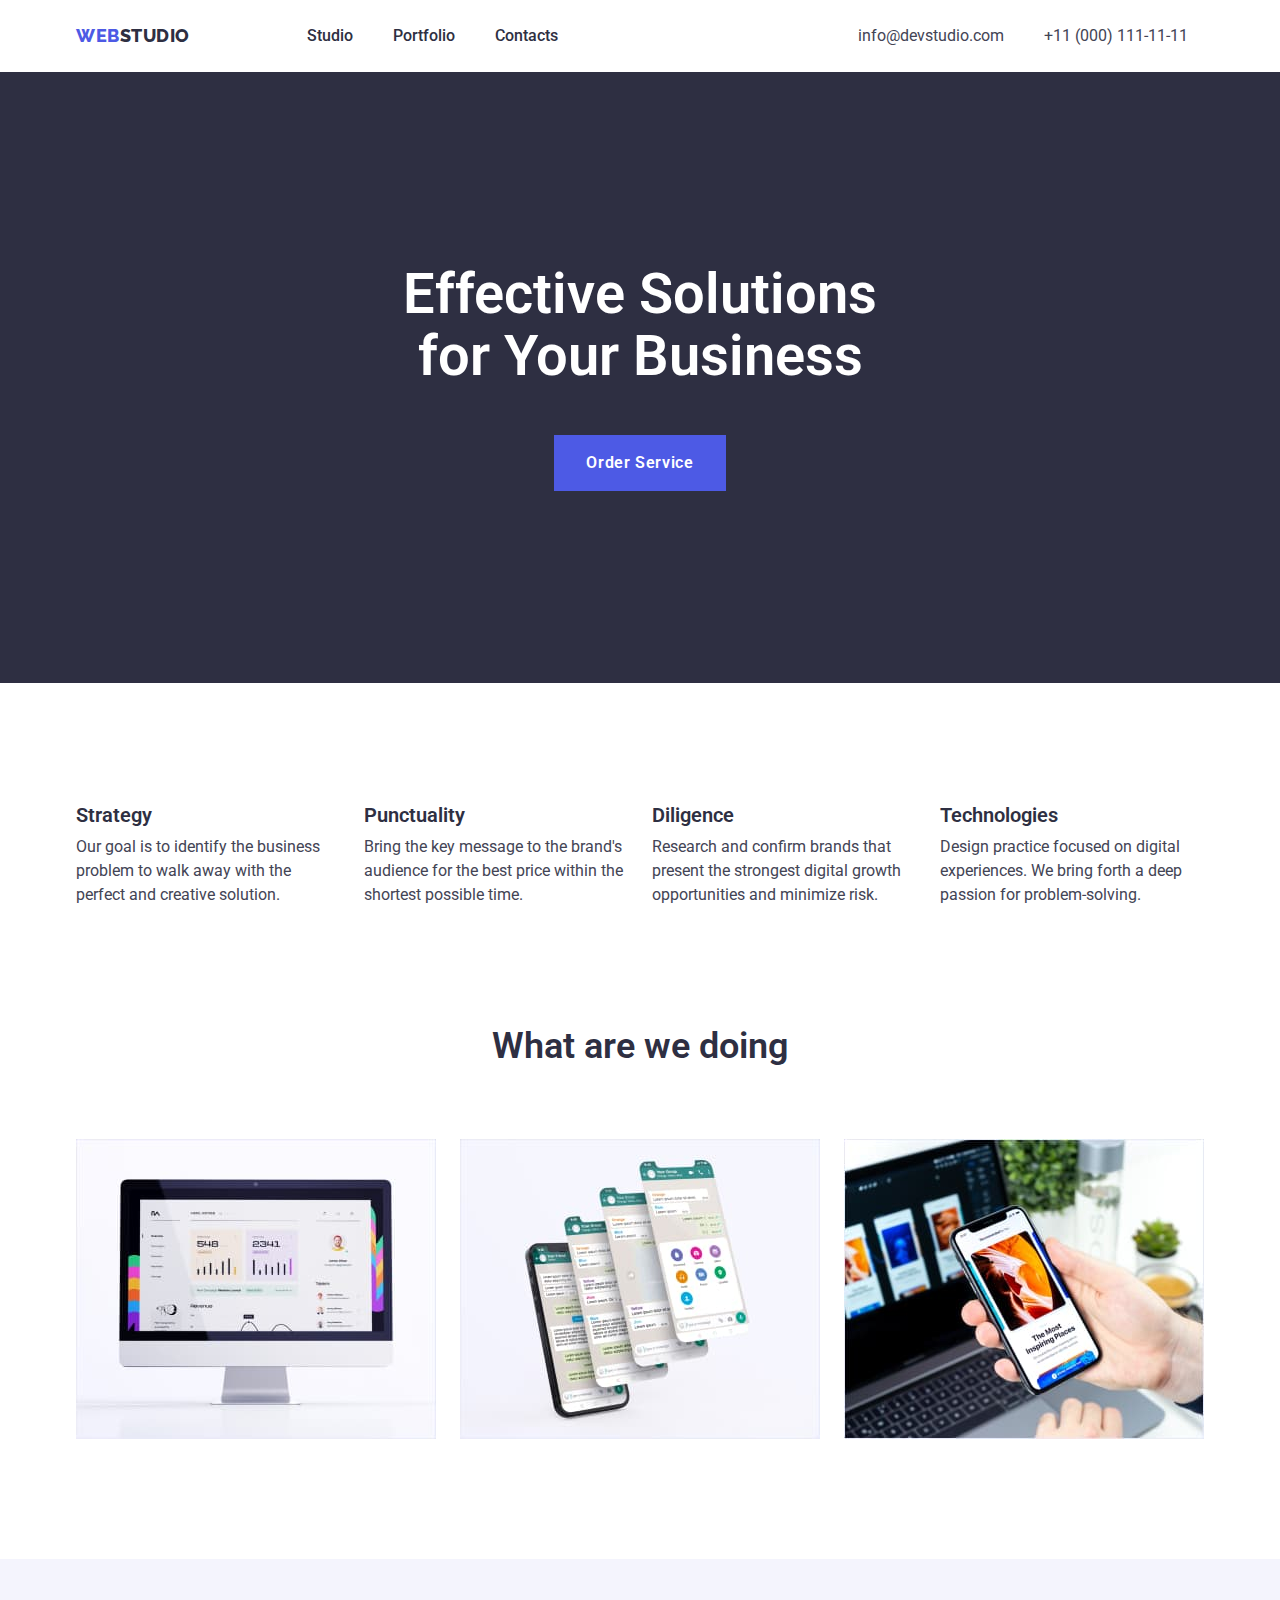
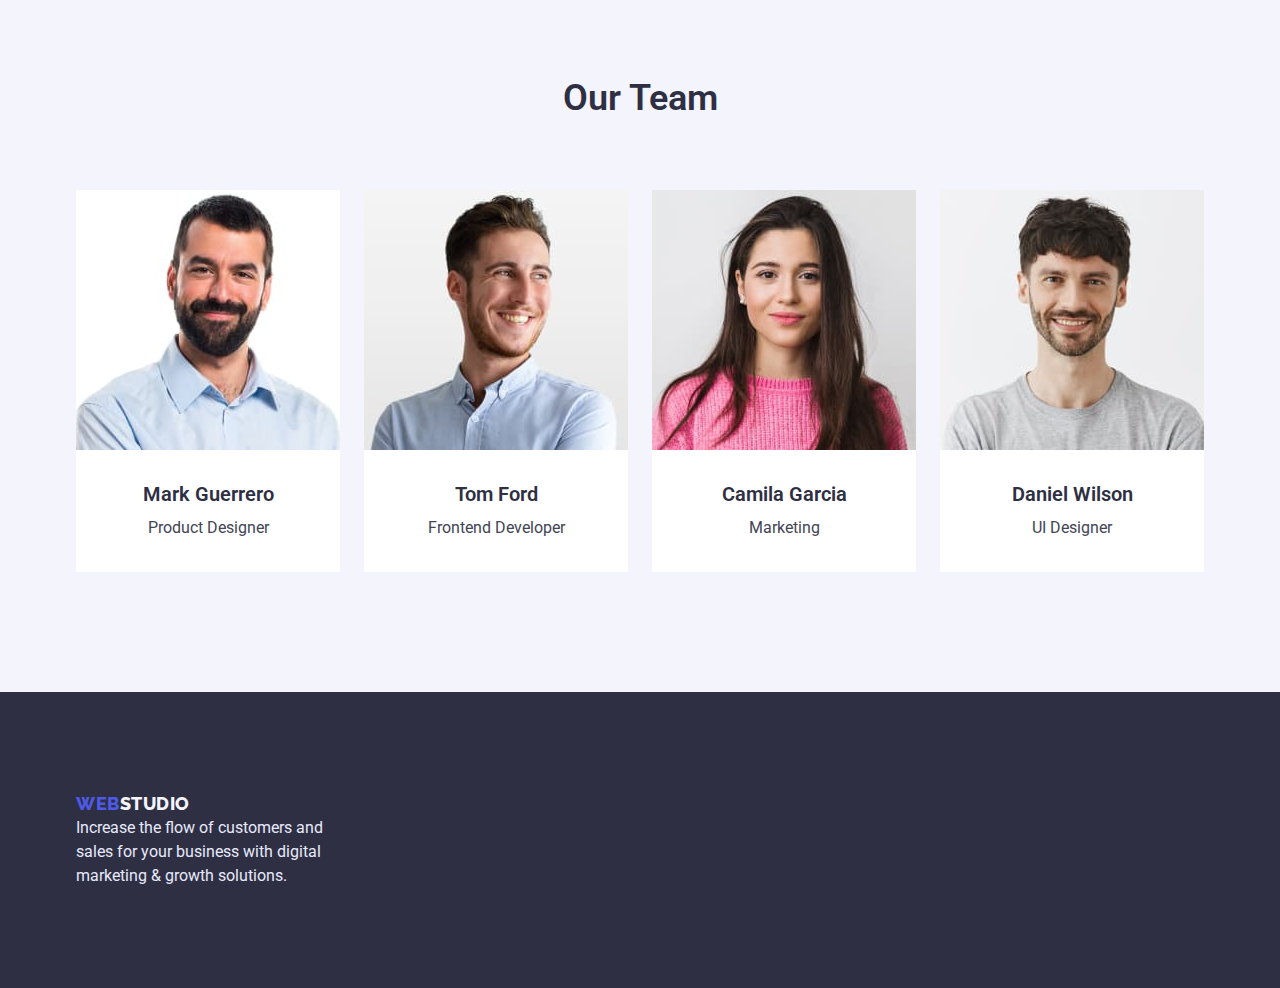
<file: index.html>
<!DOCTYPE html>
<html lang="en">
  <head>
    <meta charset="UTF-8" />
    <meta http-equiv="X-UA-Compatible" content="IE=edge" />
    <meta name="viewport" content="width=device-width, initial-scale=1.0" />
    <title>WebStudio</title>

    <link rel="preconnect" href="https://fonts.googleapis.com" />
    <link rel="preconnect" href="https://fonts.gstatic.com" crossorigin />
    <link
      href="https://fonts.googleapis.com/css2?family=Raleway:wght@800&family=Roboto:wght@400;500;700;900&display=swap"
      rel="stylesheet"
    />
    <link
      rel="stylesheet"
      href="https://cdnjs.cloudflare.com/ajax/libs/modern-normalize/1.1.0/modern-normalize.min.css"
    />
    <link rel="stylesheet" href="./CSS/styles.css" />
  </head>
  <body>
    <header class="global-nav">
      <div class="container header-logo">
        <!--logo-->
        <nav class="main-nav">
          <a href="./index.html" class="logo"
            ><span class="colortext">Web</span>Studio</a
          >
          <ul class="site-nav list">
            <li class="item"><a href="./index.html" class="link">Studio</a></li>
            <li class="item">
              <a href="./portfolio.html" class="link">Portfolio</a>
            </li>
            <li class="item"><a href="" class="link">Contacts</a></li>
          </ul>
        </nav>
        <address class="auth-nav">
          <ul class="lists">
            <li class="item">
              <a href="mailto:info@devstudio.com" class="link"
                >info@devstudio.com</a
              >
            </li>
            <li class="item">
              <a href="tel:+110001111111" class="tel">+11 (000) 111-11-11</a>
            </li>
          </ul>
        </address>
      </div>
    </header>

    <main>
      <!--Hero-->
      <section class="hero">
        <div class="container">
          <h1 class="hero-title">
            Effective Solutions<br />
            for Your Business
          </h1>
          <button type="button" class="button">Order Service</button>
        </div>
      </section>
      <!--info-->

      <section class="info section">
        <div class="container">
          <h2 class="visually-hidden">TEXT</h2>
          <ul class="listz">
            <li class="item">
              <h3 class="info-title">Strategy</h3>
              <p class="title-text">
                Our goal is to identify the business problem to walk away with
                the perfect and creative solution.
              </p>
            </li>

            <li class="item">
              <h3 class="info-title">Punctuality</h3>
              <p class="title-text">
                Bring the key message to the brand's audience for the best price
                within the shortest possible time.
              </p>
            </li>
            <li class="item">
              <h3 class="info-title">Diligence</h3>
              <p class="title-text">
                Research and confirm brands that present the strongest digital
                growth opportunities and minimize risk.
              </p>
            </li>
            <li class="item">
              <h3 class="info-title">Technologies</h3>
              <p class="title-text">
                Design practice focused on digital experiences. We bring forth a
                deep passion for problem-solving.
              </p>
            </li>
          </ul>
        </div>
      </section>

      <!--photo-->

      <section class="photo section">
        <div class="container">
          <h2 class="photo-titles">What are we doing</h2>
          <ul class="titles-ph">
            <li>
              <img src="./images/1.1.jpg" alt="IMac" width="360" />
            </li>
            <li>
              <img src="./images/1.2.jpg" alt="Smartfon" width="360" />
            </li>
            <li>
              <img
                src="./images/1.3.jpg"
                alt="Smartofon and MacBook"
                width="360"
              />
            </li>
          </ul>
        </div>
      </section>

      <!--team-->

      <section class="team section">
        <div class="container">
          <h2 class="team-titles">Our Team</h2>

          <ul class="titles-tm">
            <li class="item-tm">
              <article class="card">
                <div class="card-thumb">
                  <img src="./images/2.1.jpg" alt="men" width="264" />
                </div>
                <div class="card-content">
                  <h3 class="card-heading">Mark Guerrero</h3>
                  <p class="card-text">Product Designer</p>
                </div>
              </article>
            </li>

            <li class="item-tm">
              <article class="card">
                <div class="card-thumb">
                  <img src="./images/2.2.jpg" alt="men" width="264" />
                </div>
                <div class="card-content">
                  <h3 class="card-heading">Tom Ford</h3>
                  <p class="card-text">Frontend Developer</p>
                </div>
              </article>
            </li>

            <li class="item-tm">
              <article class="card">
                <div class="card-thumb">
                  <img src="./images/2.3.jpg" alt="women" width="264" />
                </div>
                <div class="card-content">
                  <h3 class="card-heading">Camila Garcia</h3>
                  <p class="card-text">Marketing</p>
                </div>
              </article>
            </li>
            <li class="item-tm">
              <article class="card">
                <div class="card-thumb">
                  <img src="./images/2.4.jpg" alt="men" width="264" />
                </div>
                <div class="card-content">
                  <h3 class="card-heading">Daniel Wilson</h3>
                  <p class="card-text">UI Designer</p>
                </div>
              </article>
            </li>
          </ul>
        </div>
      </section>
    </main>
    <!--footer-->

    <footer class="down">
      <div class="container">
        <a href="./index.html" class="down-logo"
          ><span class="colortext">Web</span>Studio</a
        >
        <p class="down-text">
          Increase the flow of customers and sales for your business with
          digital marketing & growth solutions.
        </p>
      </div>
    </footer>
  </body>
</html>
</file>
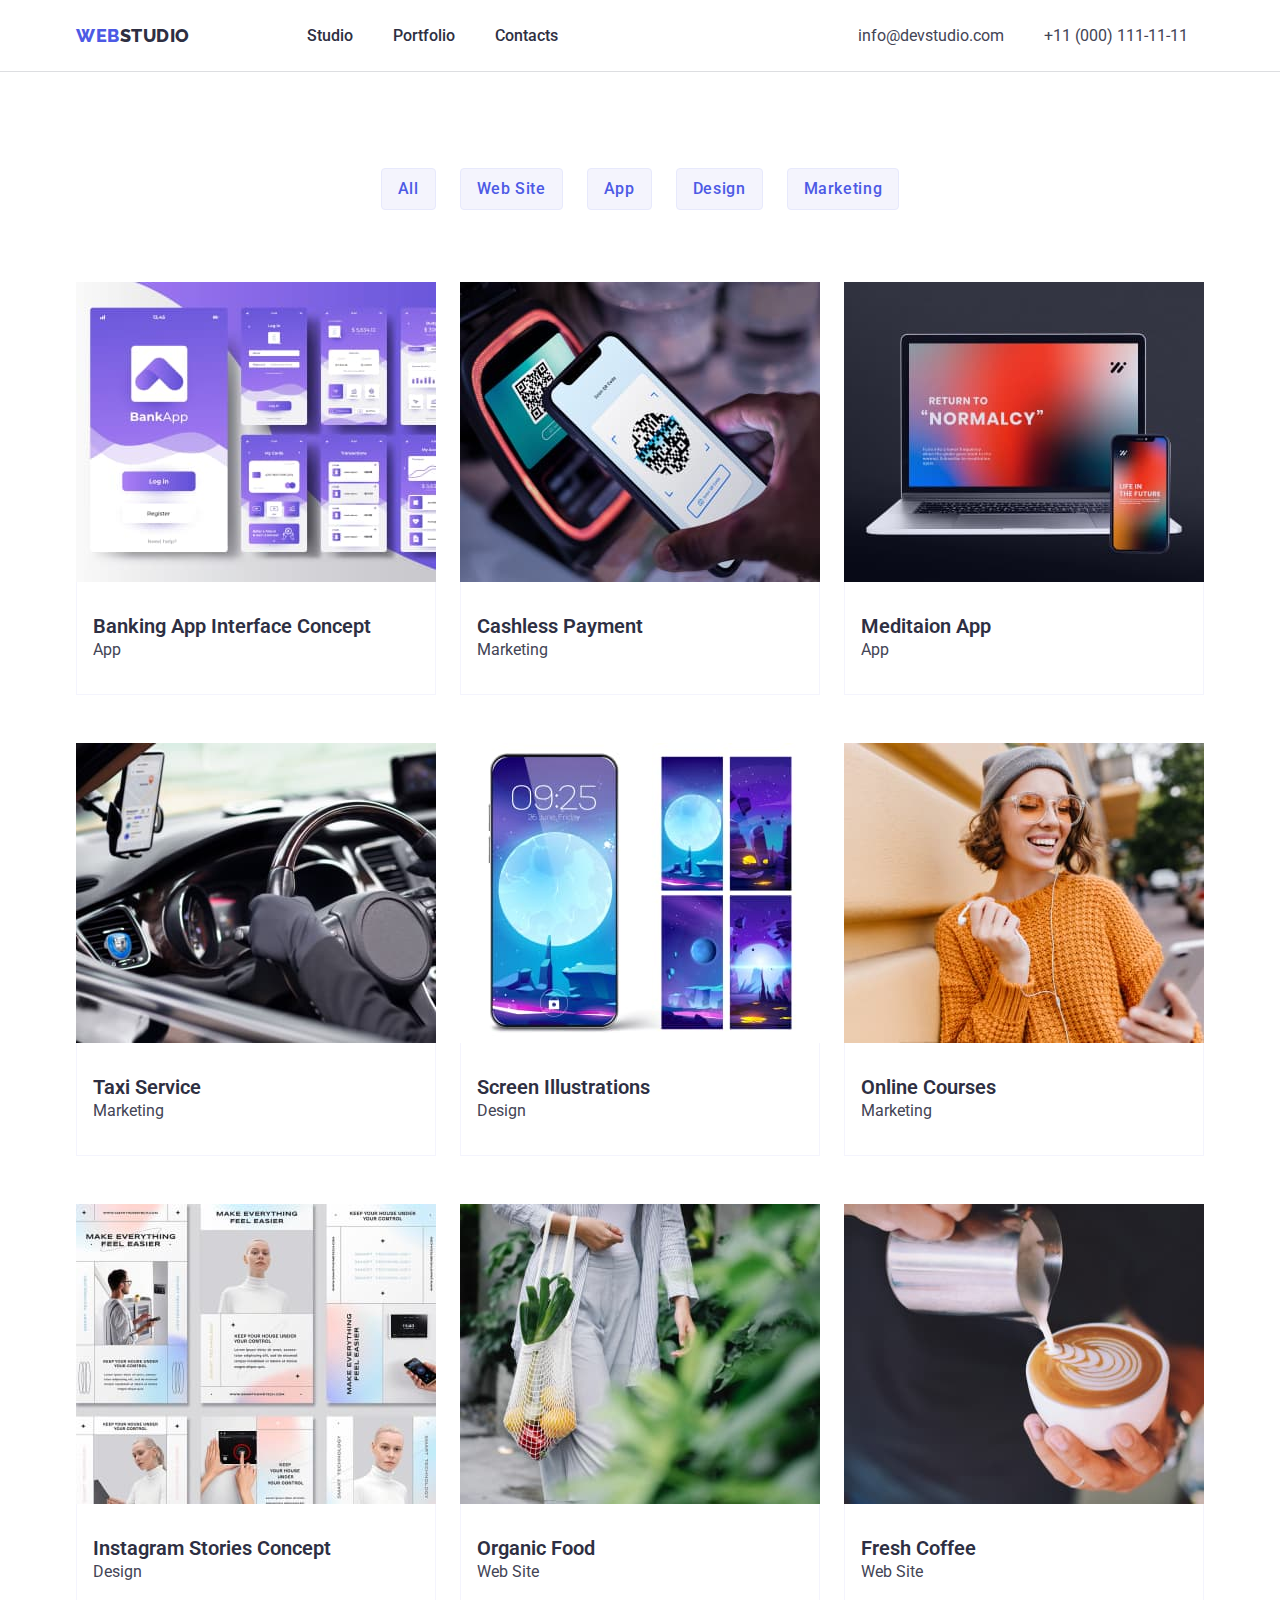
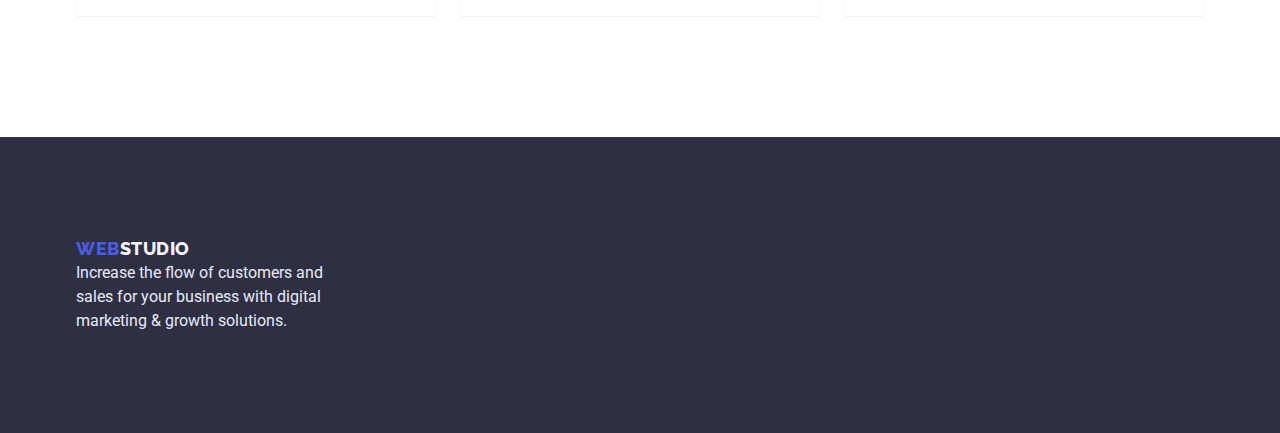
<file: portfolio.html>
<!DOCTYPE html>
<html lang="en">
  <head>
    <meta charset="UTF-8" />
    <meta http-equiv="X-UA-Compatible" content="IE=edge" />
    <meta name="viewport" content="width=device-width, initial-scale=1.0" />
    <title>WebStudio</title>
    <link rel="preconnect" href="https://fonts.googleapis.com" />
    <link rel="preconnect" href="https://fonts.gstatic.com" crossorigin />
    <link
      href="https://fonts.googleapis.com/css2?family=Raleway:wght@800&family=Roboto:wght@400;500;700;900&display=swap"
      rel="stylesheet"
    />
    <link
      rel="stylesheet"
      href="https://cdnjs.cloudflare.com/ajax/libs/modern-normalize/1.1.0/modern-normalize.min.css"
    />
    <link rel="stylesheet" href="./CSS/styles.css" />
  </head>
  <body>
    <header class="global-nav midd">
      <div class="container header-logo">
        <!--logo-->
        <nav class="main-nav">
          <a href="./index.html" class="logo"
            ><span class="colortext">Web</span>Studio</a
          >
          <ul class="site-nav list">
            <li class="item"><a href="./index.html" class="link">Studio</a></li>
            <li class="item">
              <a href="./portfolio.html" class="link">Portfolio</a>
            </li>
            <li class="item"><a href="" class="link">Contacts</a></li>
          </ul>
        </nav>
        <address class="auth-nav">
          <ul class="lists">
            <li class="item">
              <a href="mailto:info@devstudio.com" class="link"
                >info@devstudio.com</a
              >
            </li>
            <li class="item">
              <a href="tel:+110001111111" class="tel">+11 (000) 111-11-11</a>
            </li>
          </ul>
        </address>
      </div>
    </header>

    <main>
      <section class="art">
        <div class="container">
          <div class="box-gallery">
            <h1 class="visually-hidden">Gallery</h1>
            <ul class="filter-link">
              <li class="filter-box">
                <button type="button" class="gallery-link">All</button>
              </li>
              <li class="filter-box">
                <button type="button" class="gallery-link">Web Site</button>
              </li>
              <li class="filter-box">
                <button type="button" class="gallery-link">App</button>
              </li>
              <li class="filter-box">
                <button type="button" class="gallery-link">Design</button>
              </li>
              <li class="filter-box">
                <button type="button" class="gallery-link">Marketing</button>
              </li>
            </ul>
          </div>
          <h2 class="visually-hidden">Example of works</h2>
          <ul class="example">
            <li class="example-card">
              <div class="flex-container">
                <a href=""
                  ><img src="./images/photo.jpg" alt="bank app" width="360"
                /></a>
              </div>

              <div class="flex-element">
                <a href="">
                  <h3 class="example-titles">Banking App Interface Concept</h3>
                  <p class="paragraph">App</p></a
                >
              </div>
            </li>

            <li class="example-card">
              <div class="flex-container">
                <a href=""
                  ><img
                    src="./images/photoa.jpg"
                    alt="blank screen"
                    width="360"
                /></a>
              </div>
              <div class="flex-element">
                <a href=""
                  ><h3 class="example-titles">Cashless Payment</h3>
                  <p class="paragraph">Marketing</p></a
                >
              </div>
            </li>

            <li class="example-card">
              <div class="flex-container">
                <a href="">
                  <img
                    src="./images/photob.jpg"
                    alt="computer and smartfon"
                    width="360"
                /></a>
              </div>
              <div class="flex-element">
                <a href="">
                  <h3 class="example-titles">Meditaion App</h3>
                  <p class="paragraph">App</p></a
                >
              </div>
            </li>
            <li class="example-card">
              <div class="flex-container">
                <a href="">
                  <img
                    src="./images/photoc.jpg"
                    alt="the man behind the wheel"
                    width="360"
                /></a>
              </div>
              <div class="flex-element">
                <a href="">
                  <h3 class="example-titles">Taxi Service</h3>
                  <p class="paragraph">Marketing</p></a
                >
              </div>
            </li>
            <li class="example-card">
              <div class="flex-container">
                <a href="">
                  <img
                    src="./images/photod.jpg"
                    alt="screensaver for the phone"
                    width="360"
                /></a>
              </div>
              <div class="flex-element">
                <a href="">
                  <h3 class="example-titles">Screen Illustrations</h3>
                  <p class="paragraph">Design</p></a
                >
              </div>
            </li>
            <li class="example-card">
              <div class="flex-container">
                <a href="">
                  <img src="./images/photoe.jpg" alt="women" width="360"
                /></a>
              </div>
              <div class="flex-element">
                <a href="">
                  <h3 class="example-titles">Online Courses</h3>
                  <p class="paragraph">Marketing</p></a
                >
              </div>
            </li>
            <li class="example-card">
              <div class="flex-container">
                <a href="">
                  <img
                    src="./images/photof.jpg"
                    alt="design layouts"
                    width="360"
                /></a>
              </div>
              <div class="flex-element">
                <a href="">
                  <h3 class="example-titles">Instagram Stories Concept</h3>
                  <p class="paragraph">Design</p></a
                >
              </div>
            </li>

            <li class="example-card">
              <div class="flex-container">
                <a href="">
                  <img
                    src="./images/photoag.jpg"
                    alt="a person walks with a bag of food"
                    width="360"
                /></a>
              </div>
              <div class="flex-element">
                <a href="">
                  <h3 class="example-titles">Organic Food</h3>
                  <p class="paragraph">Web Site</p></a
                >
              </div>
            </li>
            <li class="example-card">
              <div class="flex-container">
                <a href="">
                  <img
                    src="./images/photol.jpg"
                    alt="making coffee"
                    width="360"
                /></a>
              </div>
              <div class="flex-element">
                <a href="">
                  <h3 class="example-titles">Fresh Coffee</h3>
                  <p class="paragraph">Web Site</p></a
                >
              </div>
            </li>
          </ul>
        </div>
      </section>
    </main>

    <!--footer-->
    <div class="color-down">
      <footer class="down">
        <div class="container">
          <a href="./index.html" class="down-logo"
            ><span class="colortext">Web</span>Studio</a
          >
          <p class="down-text">
            Increase the flow of customers and sales for your business with
            digital marketing & growth solutions.
          </p>
        </div>
      </footer>
    </div>
  </body>
</html>
</file>
<file: CSS/styles.css>
/* logo - #4D5AE5
          #2E2F42
   шапка - #2E2F42
           #4D5AE5
  кнопки - #FFFFFF
          #4D5AE5
  hero - #2E2F42
  основной текст - #434455
  h - #2E2F42
  footer - #E7E9FC
  #2E2F42
*/
:root {
  --first-text-color: #434455;
  --second-text-color: #4d5ae5;
  --third-text-color: #2e2f42;
  --card-set-gap: 24px;
}
body {
  background-color: #ffffff;
  font-family: Roboto, sans-serif;
  color: var(--first-text-color);
  font-size: 16px;
}

h1,
h2,
h3,
h4,
h5,
h6,
p,
ul {
  margin-top: 0;
  margin-bottom: 0;
}
.down-logo {
  text-decoration: none;
}
.list {
  list-style-type: none;
}
.listz {
  list-style-type: none;
  display: flex;
}
.example {
  list-style-type: none;
}
.example a {
  text-decoration: none;
}
.filter-link {
  list-style-type: none;
}
.visually-hidden {
  position: absolute;
  width: 1px;
  height: 1px;
  margin: -1px;
  border: 0;
  padding: 0;
  white-space: nowrap;
  clip-path: inset(100%);
  clip: rect(0 0 0 0);
  overflow: hidden;
}
/* container*/
.container {
  width: 1158px;
  padding-right: 15px;
  padding-left: 15px;
  margin: 0 auto;
  align-items: center;
}
.section {
  padding-bottom: 120px;
}
/* main-nav */
.main-nav {
  display: flex;
  align-items: center;
}

/* logo 
#4D5AE5
#2E2F42
*/
.logo {
  color: var(--third-text-color);
  font-family: "Raleway";
  font-weight: 800;
  font-size: 18px;
  line-height: 1.34;
  letter-spacing: 0.03em;
  text-transform: uppercase;
  text-decoration: none;
}
.colortext {
  color: var(--second-text-color);
}
.global-nav {
  display: inline-block;
  height: 72px;
  padding-top: 24px;
  text-align: center;
  width: 100%;
}
.header-logo {
  display: flex;
}
/*site-nav*/
.site-nav {
  display: flex;
  margin-left: 77px;
  margin-right: 260px;
}

.site-nav .item:not(:last-child) {
  margin-right: 40px;
}
.site-nav .list {
  color: var(--third-text-color);
  font-weight: 600;
  line-height: 1.5;
}

.site-nav .link:hover,
.site-nav .link:focus {
  color: var(--second-text-color);
}

/*.site-nav .item:hover{
  border-bottom: solid;
  border-color: var(--second-text-color);
}*/
.site-nav .link {
  text-decoration: none;
  font-weight: 500;
  font-size: 16px;
  line-height: 1.5;
  color: var(--third-text-color);

  padding-top: 24px;
  padding-bottom: 24px;
}

/*auth-nav*/

.lists {
  list-style-type: none;
  display: flex;
  margin-left: auto;
  align-items: center;
  justify-content: flex-end;
}
.lists .item + .item {
  margin-left: 40px;
}
.auth-nav .link {
  margin-top: 24px;
  margin-bottom: 24px;

  line-height: 1.5;
  text-decoration: none;
  color: var(--first-text-color);

  cursor: default;
  font-style: normal;
}
.auth-nav .tel {
  margin-top: 24px;
  margin-bottom: 24px;
  line-height: 1.5;
  max-width: 151px;

  text-decoration: none;
  color: var(--first-text-color);
  cursor: default;
  font-style: normal;
}
.auth-nav .link:hover,
.auth-nav .link:active {
  color: var(--second-text-color);
}
.auth-nav .tel:hover,
.auth-nav .tel:active {
  color: var(--second-text-color);
}

/* hero
#2E2F42
#FFFFFF
#4D5AE5*/
.hero {
  background-color: var(--third-text-color);
  text-align: center;
  padding-top: 192px;
  padding-bottom: 192px;
}
.hero-title {
  text-align: center;
  margin-top: 0;
  margin-bottom: 48px;

  color: #ffffff;
  font-weight: 600;
  font-size: 56px;
  line-height: 1.1;
}
.hero .button {
  background-color: var(--second-text-color);
  color: #ffffff;
  border: var(--second-text-color);
  font-weight: 600;
  font-family: inherit;
  font-size: 16px;
  line-height: 1.5;
  letter-spacing: 0.04em;
  cursor: pointer;
  font-family: inherit;
  padding: 16px 32px;
}
.hero .button:hover,
.hero .button:focus {
  background-color: #404bbf;
}
/* info
#2E2F42 */
.info {
  padding-top: 120px;
}

.listz {
  padding-left: 0;
}
.listz .item:not(:last-child) {
  margin-right: 24px;
}

.info-title {
  margin-bottom: 8px;
  color: var(--third-text-color);
  font-weight: 600;
  font-size: 20px;
  line-height: 1.2;
}
.title-text {
  line-height: 1.5;
  width: 264px;
  font-size: 16px;
  font-family: inherit;
  color: var(--first-text-color);
}
/* photo 
#2E2F42 */

.titles-ph {
  display: flex;
  list-style-type: none;
  text-decoration: none;
  padding-left: 0;
}
.titles-ph li:not(:last-child) {
  margin-right: 24px;
}
.titles-ph:nth-child(n3) {
  margin-right: 0;
}
.photo-titles {
  color: var(--third-text-color);
  font-weight: 600;
  font-size: 36px;
  line-height: 1.1;
  text-align: center;
  margin-bottom: 72px;
}

/* team 
#2E2F42
#F4F4FD*/

.team {
  background-color: #f4f4fd;
  padding-top: 120px;
}
.team-titles {
  font-family: inherit;
  color: var(--third-text-color);
  font-weight: 600;
  font-size: 36px;
  line-height: 1.1;
  margin-bottom: 72px;
  text-align: center;
}
.card-heading {
  color: var(--third-text-color);
  font-family: inherit;
  font-weight: 600;
  font-size: 20px;
  line-height: 1.2;
}

.titles-tm {
  display: flex;
  list-style-type: none;
  padding-left: 0;
}
.titles-tm li:not(:last-child) {
  margin-right: 24px;
}

img {
  display: block;
  max-width: 100%;
  height: auto;
}
/* CARD*/

.card-content {
  text-align: center;
  padding: 32px;
  background-color: #ffffff;
}
.card-text {
  margin-top: 10px;
  font-size: 16px;
  line-height: 1.5;
  font-family: inherit;
}

/* foooter сайта
#2E2F42
#F4F4FD
#E7E9FC*/
.down {
  background-color: var(--third-text-color);
  padding-top: 100px;
  padding-bottom: 100px;
}
.down-logo {
  color: #f4f4fd;
  font-family: "Raleway";
  font-weight: 800;
  font-size: 18px;

  line-height: 1.34;
  letter-spacing: 0.03em;
  text-transform: uppercase;
  text-decoration: none;
}
.down-text {
  color: #e7e9fc;
  line-height: 1.5;
  font-size: 16px;
  width: 264px;
  font-family: inherit;
}

/* portfolio*/

/* portfolio- button
#FFFFFF
#4D5AE5
#E7E9FC
*/
.art {
  padding-top: 96px;
  padding-bottom: 120px;
}
.filter-link {
  display: flex;
  padding-left: 0;
  justify-content: center;
  margin-bottom: 72px;
}

.filter-box:not(:last-child) {
  margin-right: 24px;
}
.gallery-link {
  color: var(--second-text-color);

  background-color: #f4f4fd;
  border: 1px solid #e7e9fc;
  border-radius: 4px;
  font-weight: 500;
  font-family: inherit;
  font-size: 16px;
  line-height: 1.5;
  letter-spacing: 0.04em;
  padding: 8px 16px;
  cursor: pointer;
}
.gallery-link:hover,
.gallery-link:focus {
  color: #ffffff;
  background-color: var(--second-text-color);
}
.midd {
  border-bottom: 1px solid;
  border-color: rgba(46, 47, 66, 0.16);
}
/* portfolio photo 
#2E2F42*/

.example {
  display: flex;
  flex-wrap: wrap;
  padding-left: 0;
}
.example-titles {
  font-family: inherit;
  font-weight: 600;
  font-size: 20px;
  line-height: 1.2;
  color: var(--third-text-color);
}
.example-titles p {
  font-family: inherit;
  font-size: 16px;
  line-height: 1.5;
  color: var(--first-text-color);
}

.example a {
  line-height: 1.5;
  color: var(--first-text-color);
}

.flex-element {
  padding: 32px;
  border: 0.5px solid #f4f4fd;
  border-top: none;
  text-align: left;
  padding-left: 16px;
}
.paragraph {
  font-family: inherit;
  color: var(--first-text-color);
  font-size: 16px;
  line-height: 1.5;
}

.example-card:not(:nth-child(3n)) {
  margin-right: 24px;
}
.example-card:not(:nth-last-child(-n + 3)) {
  margin-bottom: 48px;
}
/*
.example-card:nth-last-child(-n + 3) {
  padding-bottom: 120px;
}*/
</file>
